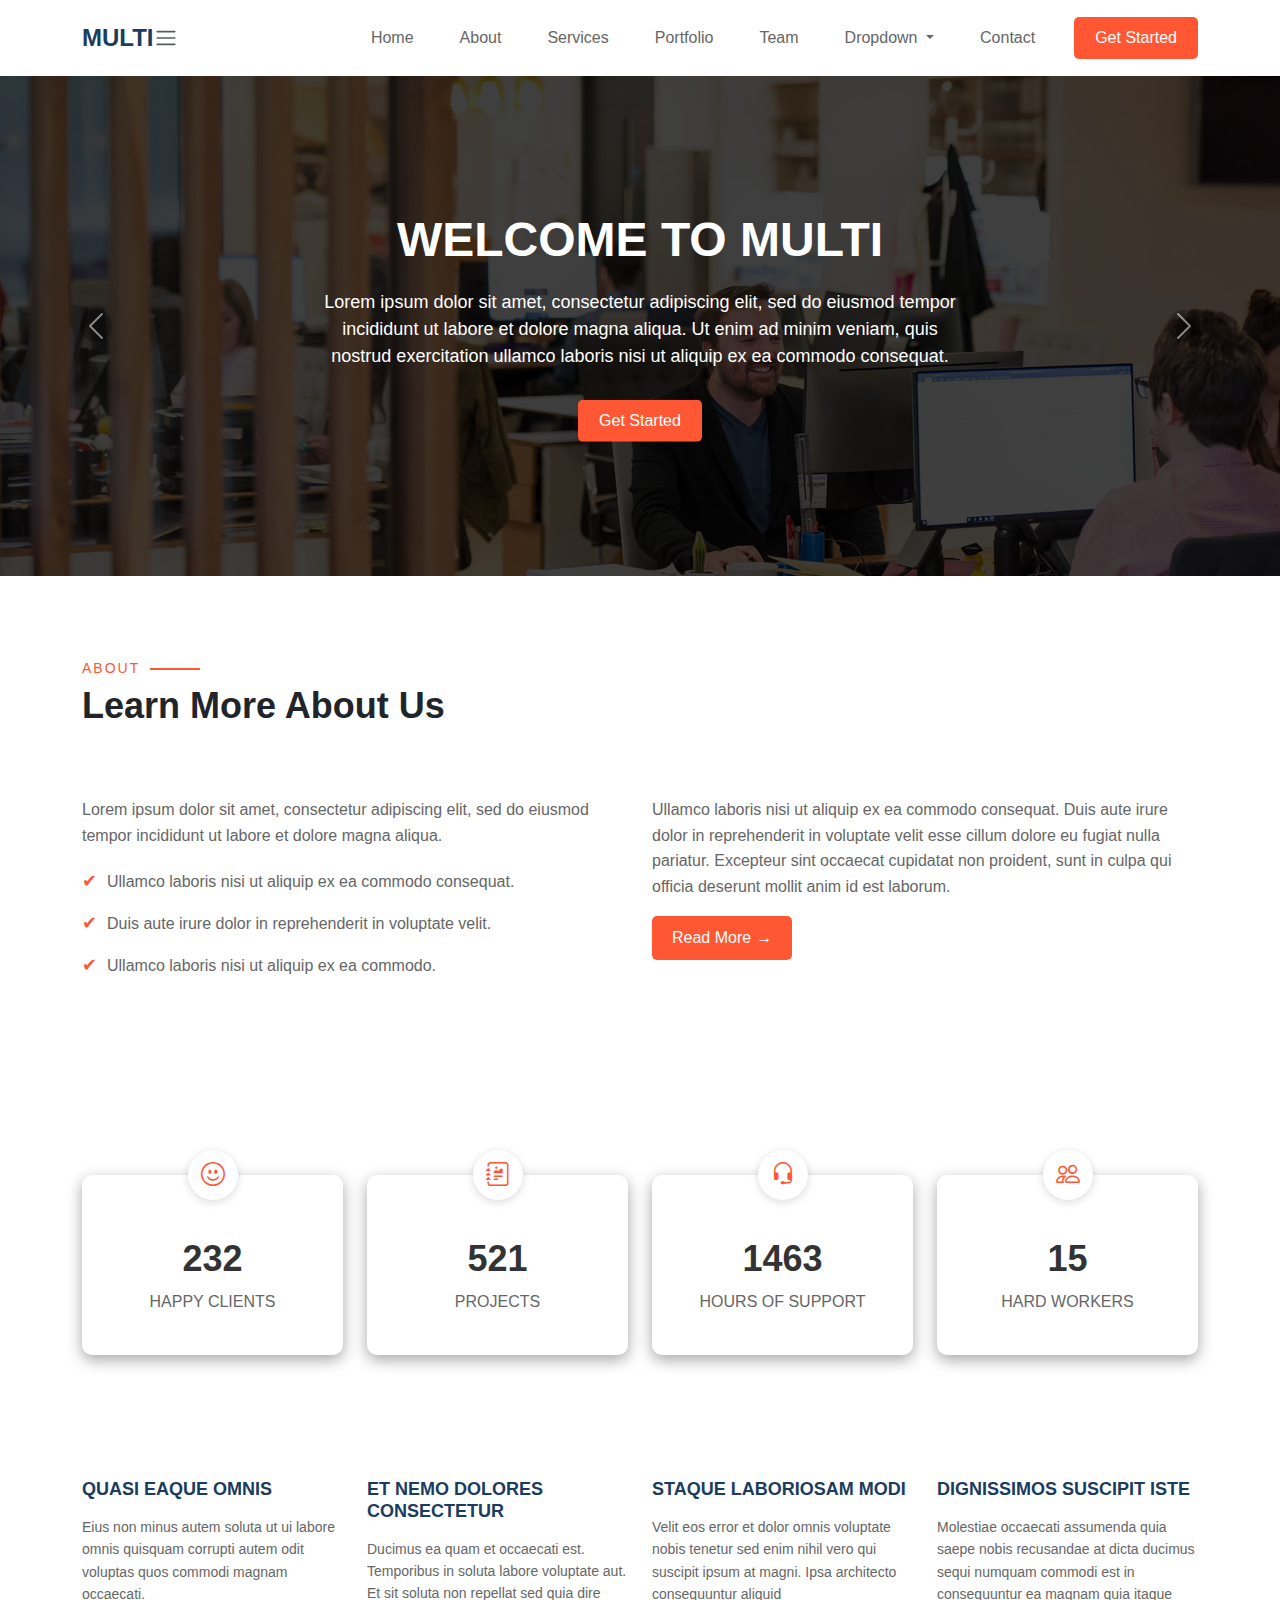
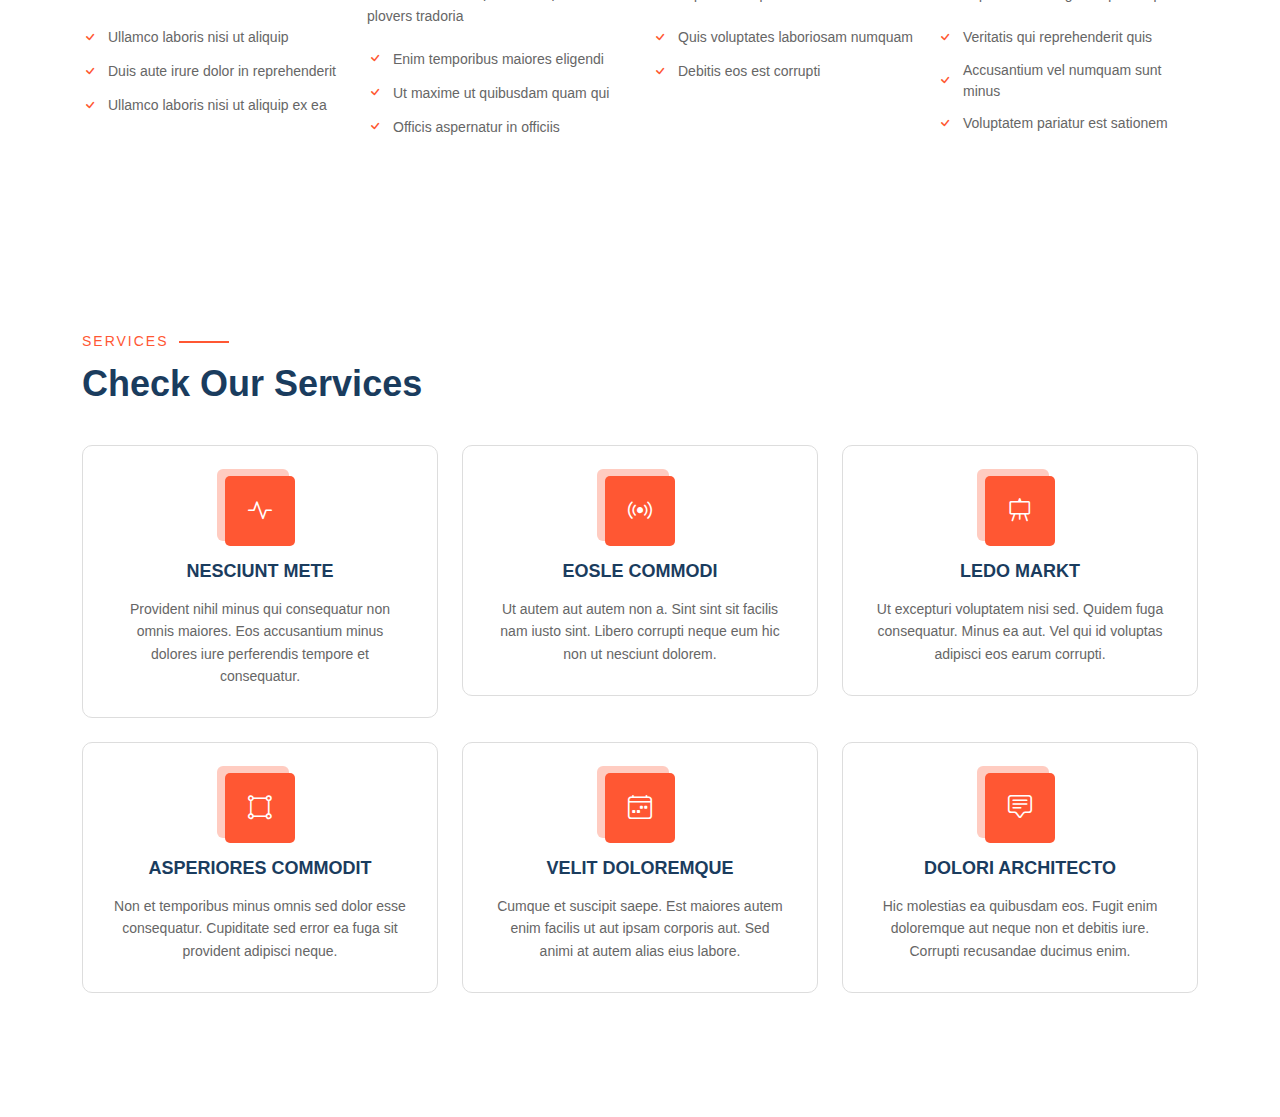
<file: index.html>
<!DOCTYPE html>
<html lang="en">
<head>
    <meta charset="UTF-8">
    <meta name="viewport" content="width=device-width, initial-scale=1.0">
    <title>MULTI</title>
    <link href="https://cdn.jsdelivr.net/npm/bootstrap@5.3.0/dist/css/bootstrap.min.css" rel="stylesheet">
    <link href="https://cdn.jsdelivr.net/npm/bootstrap-icons@1.10.5/font/bootstrap-icons.css" rel="stylesheet">
    <link rel="stylesheet" href="assets/css/styles.css">
</head>
<body>
    <nav class="navbar navbar-expand-lg">
        <div class="container">
            <a class="navbar-brand" href="#">MULTI</a>
            <button class="navbar-toggler" type="button" data-bs-toggle="collapse" data-bs-target="#navbarNav" aria-controls="navbarNav" aria-expanded="false" aria-label="Toggle navigation"></button>
            <span class="navbar-toggler-icon"></span>
            <div class="collapse navbar-collapse" id="navbarNav"></div>
            <ul class="navbar-nav">
                <li class="nav-item">
                    <a class="nav-link" href="#">Home</a>
                </li>
                <li class="nav-item">
                    <a class="nav-link" href="#">About</a>
                </li>
                <li class="nav-item">
                    <a class="nav-link" href="#">Services</a>
                     </li>
                    <li class="nav-item">
                        <a class="nav-link" href="#">Portfolio</a>
                    </li>
                    <li class="nav-item">
                        <a class="nav-link" href="#">Team</a>
                    </li>
                    <li class="nav-item dropdown">
                        <a class="nav-link dropdown-toggle" href="#" id="navbarDropdown" role="button" data-bs-toggle="dropdown" aria-expanded="false">
                            Dropdown
                        </a>
                        <ul class="dropdown-menu" aria-labelledby="navbarDropdown">
                            <li><a class="dropdown-item" href="#">Dropdown 1</a></li>
                            <li class="dropdown-submenu">
                                <a class="dropdown-item dropdown-toggle" href="#" id="deepDropdown">
                                    Deep Drop
                                </a>
                                <ul class="dropdown-menu" aria-labelledby="deepDropdown">
                                    <li><a class="dropdown-item" href="#">Deepdrop 1</a></li>
                                    <li><a class="dropdown-item" href="#">Deepdrop 2</a></li>
                                    <li><a class="dropdown-item" href="#">Deepdrop 3</a></li>
                                    <li><a class="dropdown-item" href="#">Deepdrop 4</a></li>
                                    <li><a class="dropdown-item" href="#">Deepdrop 5</a></li>
                                </ul>
                            </li>
                            <li><a class="dropdown-item" href="#">Dropdown 2</a></li>
                            <li><a class="dropdown-item" href="#">Dropdown 3</a></li>
                            <li><a class="dropdown-item" href="#">Dropdown 4</a></li>
                        </ul>
                    </li>

                    <li class="nav-item">
                        <a class="nav-link" href="#">Contact</a>
                    </li>
                </ul>
                <a href="#" class="btn btn-get-started ms-3">Get Started</a>
            </div>
        </div>
    </nav>
     <!-- Slider Section -->
    <section class="carousel-section">
        <div id="carouselExampleControls" class="carousel slide" data-bs-ride="carousel">
            <div class="carousel-inner">
                <div class="carousel-item active" style="background-image: url('assets/img/1.jpg');">
                    <div class="carousel-overlay"></div> 
                    <div class="carousel-content">
                        <h1>Welcome to Multi</h1>
                        <p>Lorem ipsum dolor sit amet, consectetur adipiscing elit, sed do eiusmod tempor incididunt ut labore et dolore magna aliqua. Ut enim ad minim veniam, quis nostrud exercitation ullamco laboris nisi ut aliquip ex ea commodo consequat.</p>
                        <a href="#" class="btn btn-get-started">Get Started</a>
                    </div>
                </div>
                <div class="carousel-item" style="background-image: url('assets/img/2.jpg');">
                    <div class="carousel-overlay"></div> 
                    <div class="carousel-content">
                        <h1>At vero eos et accusamus</h1>
                        <p>Nam libero tempore, cum soluta nobis est eligendi optio cumque nihil impedit quo minus id quod maxime placeat facere possimus, omnis voluptas assumenda est, omnis dolor repellendus. Temporibus autem quibusdam et aut officiis debitis aut.</p>
                        <a href="#" class="btn btn-get-started">Get Started</a>
                    </div>
                </div>
                <div class="carousel-item" style="background-image: url('assets/img/3.jpg');">
                    <div class="carousel-overlay"></div> 
                    <div class="carousel-content">
                        <h1>Temporibus autem quibusdam</h1>
                        <p>Beatae vitae dicta sunt explicabo. Nemo enim ipsam voluptatem quia voluptas sit aspernatur aut odit aut fugit, sed quia consequuntur magni dolores eos qui ratione voluptatem sequi nesciunt omnis iste natus error sit voluptatem accusantium.</p>
                        <a href="#" class="btn btn-get-started">Get Started</a>
                    </div>
                </div>
            </div>
            <button class="carousel-control-prev" type="button" data-bs-target="#carouselExampleControls" data-bs-slide="prev">
                <span class="carousel-control-prev-icon" aria-hidden="true"></span>
                <span class="visually-hidden">Previous</span>
            </button>
            <button class="carousel-control-next" type="button" data-bs-target="#carouselExampleControls" data-bs-slide="next">
                <span class="carousel-control-next-icon" aria-hidden="true"></span>
                <span class="visually-hidden">Next</span>
            </button>
        </div>
    </section>
     <!-- About Section -->
    <section class="about-section">
        <div class="container">
            <div class="row about-title1">
                <div class="col-12">
                    <span class="section-title">About</span>
                    <h2>Learn More About Us</h2>
                </div>
            </div>
            <div class="row mt-4">
                <div class="col-lg-6">
                    <p>Lorem ipsum dolor sit amet, consectetur adipiscing elit, sed do eiusmod tempor incididunt ut labore et dolore magna aliqua.</p>
                    <ul class="check-list">
                        <li>Ullamco laboris nisi ut aliquip ex ea commodo consequat.</li>
                        <li>Duis aute irure dolor in reprehenderit in voluptate velit.</li>
                        <li>Ullamco laboris nisi ut aliquip ex ea commodo.</li>
                    </ul>
                </div>
                <div class="col-lg-6">
                    <p>Ullamco laboris nisi ut aliquip ex ea commodo consequat. Duis aute irure dolor in reprehenderit in voluptate velit esse cillum dolore eu fugiat nulla pariatur. Excepteur sint occaecat cupidatat non proident, sunt in culpa qui officia deserunt mollit anim id est laborum.</p>
                    <a href="#" class="btn-read-more">Read More</a>
                </div>
            </div>
        </div>
    </section>
     <!-- Stats Section -->
   <section class="stats-section">
    <div class="container">
        <div class="row">
            <div class="col-lg-3 col-md-6 mb-4">
                <div class="stat-box">
                    <div class="icon"><i class="bi bi-emoji-smile"></i></div>
                    <h3>232</h3>
                    <p>Happy Clients</p>
                </div>
            </div>
            <div class="col-lg-3 col-md-6 mb-4">
                <div class="stat-box">
                    <div class="icon"><i class="bi bi-journal-richtext"></i></div>
                    <h3>521</h3>
                    <p>Projects</p>
                </div>
            </div>
            <div class="col-lg-3 col-md-6 mb-4">
                <div class="stat-box">
                    <div class="icon"><i class="bi bi-headset"></i></div>
                    <h3>1463</h3>
                    <p>Hours Of Support</p>
                </div>
            </div>
            <div class="col-lg-3 col-md-6 mb-4">
                <div class="stat-box">
                    <div class="icon"><i class="bi bi-people"></i></div>
                    <h3>15</h3>
                    <p>Hard Workers</p>
                </div>
            </div>
        </div>
    </div>
</section>
  <!-- Features Section -->
  <section class="features-section">
    <div class="container">
        <div class="row">
            <div class="col-lg-3 col-md-6 mb-4">
                <h3>Quasi eaque omnis</h3>
                <p>Eius non minus autem soluta ut ui labore omnis quisquam corrupti autem odit voluptas quos commodi magnam occaecati.</p>
                <ul class="check-list">
                    <li><i class="bi bi-check"></i> Ullamco laboris nisi ut aliquip</li>
                    <li><i class="bi bi-check"></i> Duis aute irure dolor in reprehenderit</li>
                    <li><i class="bi bi-check"></i> Ullamco laboris nisi ut aliquip ex ea</li>
                </ul>
            </div>
            <div class="col-lg-3 col-md-6 mb-4">
                <h3>Et nemo dolores consectetur</h3>
                <p>Ducimus ea quam et occaecati est. Temporibus in soluta labore voluptate aut. Et sit soluta non repellat sed quia dire plovers tradoria</p>
                <ul class="check-list">
                    <li><i class="bi bi-check"></i> Enim temporibus maiores eligendi</li>
                    <li><i class="bi bi-check"></i> Ut maxime ut quibusdam quam qui</li>
                    <li><i class="bi bi-check"></i> Officis aspernatur in officiis</li>
                </ul>
            </div>
            <div class="col-lg-3 col-md-6 mb-4">
                <h3>Staque laboriosam modi</h3>
                <p>Velit eos error et dolor omnis voluptate nobis tenetur sed enim nihil vero qui suscipit ipsum at magni. Ipsa architecto consequuntur aliquid</p>
                <ul class="check-list">
                    <li><i class="bi bi-check"></i> Quis voluptates laboriosam numquam</li>
                    <li><i class="bi bi-check"></i> Debitis eos est corrupti</li>
                </ul>
            </div>
            <div class="col-lg-3 col-md-6 mb-4">
                <h3>Dignissimos suscipit iste</h3>
                <p>Molestiae occaecati assumenda quia saepe nobis recusandae at dicta ducimus sequi numquam commodi est in consequuntur ea magnam quia itaque</p>
                <ul class="check-list">
                    <li><i class="bi bi-check"></i> Veritatis qui reprehenderit quis</li>
                    <li><i class="bi bi-check"></i> Accusantium vel numquam sunt minus</li>
                    <li><i class="bi bi-check"></i> Voluptatem pariatur est sationem</li>
                </ul>
            </div>
        </div>
    </div>
</section>
 <!-- Services Section -->
 <section class="services-section">
    <div class="container">
        <span class="section-title">Services</span>
        <h2>Check Our Services</h2>
        <div class="row">
            <div class="col-lg-4 col-md-6 mb-4">
                <div class="service-box">
                    <div class="icon"><i class="bi bi-activity"></i></div>
                    <h3>Nesciunt Mete</h3>
                    <p>Provident nihil minus qui consequatur non omnis maiores. Eos accusantium minus dolores iure perferendis tempore et consequatur.</p>
                </div>
            </div>
            <div class="col-lg-4 col-md-6 mb-4">
                <div class="service-box">
                    <div class="icon"><i class="bi bi-broadcast"></i></div>
                    <h3>Eosle Commodi</h3>
                    <p>Ut autem aut autem non a. Sint sint sit facilis nam iusto sint. Libero corrupti neque eum hic non ut nesciunt dolorem.</p>
                </div>
            </div>
            <div class="col-lg-4 col-md-6 mb-4">
                <div class="service-box">
                    <div class="icon"><i class="bi bi-easel"></i></div>
                    <h3>Ledo Markt</h3>
                    <p>Ut excepturi voluptatem nisi sed. Quidem fuga consequatur. Minus ea aut. Vel qui id voluptas adipisci eos earum corrupti.</p>
                </div>
            </div>
            <div class="col-lg-4 col-md-6 mb-4">
                <div class="service-box">
                    <div class="icon"><i class="bi bi-bounding-box-circles"></i></div>
                    <h3>Asperiores Commodit</h3>
                    <p>Non et temporibus minus omnis sed dolor esse consequatur. Cupiditate sed error ea fuga sit provident adipisci neque.</p>
                </div>
            </div>
            <div class="col-lg-4 col-md-6 mb-4">
                <div class="service-box">
                    <div class="icon"><i class="bi bi-calendar4-week"></i></div>
                    <h3>Velit Doloremque</h3>
                    <p>Cumque et suscipit saepe. Est maiores autem enim facilis ut aut ipsam corporis aut. Sed animi at autem alias eius labore.</p>
                </div>
            </div>
            <div class="col-lg-4 col-md-6 mb-4">
                <div class="service-box">
                    <div class="icon"><i class="bi bi-chat-square-text"></i></div>
                    <h3>Dolori Architecto</h3>
                    <p>Hic molestias ea quibusdam eos. Fugit enim doloremque aut neque non et debitis iure. Corrupti recusandae ducimus enim.</p>
                </div>
            </div>
        </div>
    </div>
</section>
<script src="https://cdn.jsdelivr.net/npm/bootstrap@5.3.0/dist/js/bootstrap.bundle.min.js"></script>



</nav>
</div>



</body>
</html>
</file>
<file: assets/css/styles.css>
body {
    font-family: Arial, sans-serif;
}
/*header section*/
.navbar {
    background-color: #fff;
    padding: 15px 0;
}
.navbar-brand {
    font-size: 24px;
    font-weight: bold;
    color: #1a3c5e !important;
    margin-right: 0;
}
.navbar-nav {
    margin: 0 auto;
}
.nav-link {
    color: #666 !important;
    margin: 0 15px;
    font-size: 16px;
}
.nav-link:hover {
    color: #ff5733 !important;
}
.btn-get-started {
    background-color: #ff5733;
    color: #fff;
    border-radius: 5px;
    padding: 8px 20px;
    font-size: 16px;
}
.btn-get-started:hover {
    background-color: #e04e2d;
}
.dropdown-submenu {
    position: relative;
}
.dropdown-submenu .dropdown-menu {
    top: 0;
    left: 100%;
    margin-left: 0.1rem;
    display: none;
}
.dropdown-submenu:hover .dropdown-menu {
    display: block;
}


/*slider1 section*/
.carousel-section {
    position: relative;
    height: 500px;
}
.carousel {
    height: 100%;
}
.carousel-inner {
    height: 100%;
}
.carousel-item {
    height: 100%;
    background-size: cover;
    background-position: center;
    position: relative;
}
.carousel-item::before {
    content: '';
    position: absolute;
    top: 0;
    left: 0;
    width: 100%;
    height: 100%;
    background: rgba(0, 0, 0, 0.5);
}
.carousel-content {
    position: absolute;
    top: 50%;
    left: 50%;
    transform: translate(-50%, -50%);
    text-align: center;
    color: #fff;
    z-index: 1;
}
.carousel-item h1 {
    font-size: 48px;
    font-weight: bold;
    margin-bottom: 20px;
    text-transform: uppercase;
}
.carousel-item p {
    font-size: 18px;
    margin-bottom: 30px;
    max-width: 800px;
}
.carousel-control-prev-icon,
.carousel-control-next-icon {
    background-color: rgba(0, 0, 0, 0.5);
    border-radius: 50%;
}
.carousel-overlay {
    position: absolute;
    top: 0;
    left: 0;
    width: 100%;
    height: 100%;
    background-color: rgba(0, 0, 0, 0.5);
    z-index: 1;
}
   /* About Section Styles */
   .about-section {
    padding: 80px 0;
}
.about-section h2 {
    font-size: 36px;
    font-weight: bold;
    margin-bottom: 20px;
}
.about-section p {
    font-size: 16px;
    color: #666;
    line-height: 1.6;
}
.about-section .section-title {
    position: relative;
    font-size: 14px;
    color: #ff5733;
    text-transform: uppercase;
    letter-spacing: 2px;
    margin-bottom: 5px;
    display: inline-block;
    padding-right: 60px;
}
.about-section .section-title::before {
    content: '';
    width: 50px;
    height: 2px;
    background-color: #ff5733;
    position: absolute;
    top: 50%;
    right: 0;
    transform: translateY(-50%);
}
.about-section .check-list {
    list-style: none;
    padding: 0;
    margin-top: 20px;
}
.about-section .check-list li {
    display: flex;
    align-items: center;
    font-size: 16px;
    color: #666;
    margin-bottom: 15px;
}
.about-section .check-list li::before {
    content: '✔';
    color: #ff5733;
    margin-right: 10px;
    font-size: 18px;
}
.btn-read-more {
    background-color: #ff5733;
    color: #fff;
    border-radius: 5px;
    padding: 10px 20px;
    font-size: 16px;
    display: inline-flex;
    align-items: center;
    text-decoration: none;
}
.btn-read-more:hover {
    background-color: #e04e2d;
    color: #fff;
}
.btn-read-more::after {
    content: '→';
    margin-left: 5px;
}
.about-title1{
    margin-bottom: 50px;
}
  /* Stats Section Styles */
  .stats-section {
    padding: 50px 0;
    background-color: #fff;
    margin-top: 50px;
}
.stats-section .stat-box {
    background-color: #fff;
    padding: 30px;
    text-align: center;
    border-radius: 10px;
    box-shadow: 0 2px 10px rgba(0, 0, 0, 0.1);
    height: 180px;
    display: flex;
    flex-direction: column;
    justify-content: center;
    position: relative;
    padding-top: 50px;
    box-shadow: rgba(0, 0, 0, 0.35) 0px 5px 15px;}
.stats-section .stat-box .icon {
    width: 50px;
    height: 50px;
    display: flex;
    align-items: center;
    justify-content: center;
    margin: 0 auto 15px;
    font-size: 24px;
    color: #ff5733;
    background-color: #fff;
    border-radius: 50%;
    position: absolute;
    top: -25px;
    left: 50%;
    transform: translateX(-50%);
    box-shadow: 0 2px 8px rgba(0, 0, 0, 0.15);
}
.stats-section .stat-box .icon i {
    font-size: 24px;
}
.stats-section .stat-box h3 {
    font-size: 36px;
    font-weight: bold;
    margin-bottom: 10px;
    color: #333;
}
.stats-section .stat-box p {
    font-size: 16px;
    color: #666;
    margin: 0;
    text-transform: uppercase;
}
 /* Features Section Styles */
 .features-section {
    padding: 50px 0;
}
.features-section h3 {
    font-size: 18px;
    font-weight: bold;
    color: #1a3c5e;
    margin-bottom: 15px;
    text-transform: uppercase;
}
.features-section p {
    font-size: 14px;
    color: #666;
    line-height: 1.6;
    margin-bottom: 20px;
}
.features-section .check-list {
    list-style: none;
    padding: 0;
}
.features-section .check-list li {
    display: flex;
    align-items: center;
    font-size: 14px;
    color: #666;
    margin-bottom: 10px;
}
.features-section .check-list li i {
    color: #ff5733;
    margin-right: 10px;
    font-size: 16px;
}
  /* Services Section Styles */
  .services-section {
    padding: 100px 0;
}
.services-section .section-title {
    position: relative;
    font-size: 14px;
    color: #ff5733;
    text-transform: uppercase;
    letter-spacing: 2px;
    margin-bottom: 10px;
    display: inline-block;
    padding-right: 60px;
}
.services-section .section-title::before {
    content: '';
    width: 50px;
    height: 2px;
    background-color: #ff5733;
    position: absolute;
    top: 50%;
    right: 0;
    transform: translateY(-50%);
}
.services-section h2 {
    font-size: 36px;
    font-weight: bold;
    color: #1a3c5e;
    margin-bottom: 40px;
}
.services-section .service-box {
    background-color: #fff;
    padding: 30px;
    text-align: center;
    border: 1px solid #ddd;
    border-radius: 10px;
    transition: background-color 0.3s ease;
}
.services-section .service-box:hover {
    background-color: #ff5733;
}
.services-section .service-box:hover h3,
.services-section .service-box:hover p {
    color: #fff;
}
.services-section .service-box .icon {
    width: 70px;
    height: 70px;
    display: flex;
    align-items: center;
    justify-content: center;
    margin: 0 auto 15px;
    font-size: 24px;
    color: #fff;
    background-color: #ff5733;
    border-radius: 5px;
    position: relative;
    transition: background-color 0.3s ease, color 0.3s ease; 
    box-shadow: -7px -6px 0px 1px rgba(255,87,51,0.3);
}
.services-section .service-box:hover .icon {
    background-color: #fff;
    color: #ff5733;
}
.services-section .service-box .icon::before {
    display: none;
}
.services-section .service-box .icon i {
    font-size: 24px;
}
.services-section .service-box h3 {
    font-size: 18px;
    font-weight: bold;
    color: #1a3c5e;
    margin-bottom: 15px;
    text-transform: uppercase;
}
.services-section .service-box p {
    font-size: 14px;
    color: #666;
    line-height: 1.6;
    margin: 0;
}
</file>
